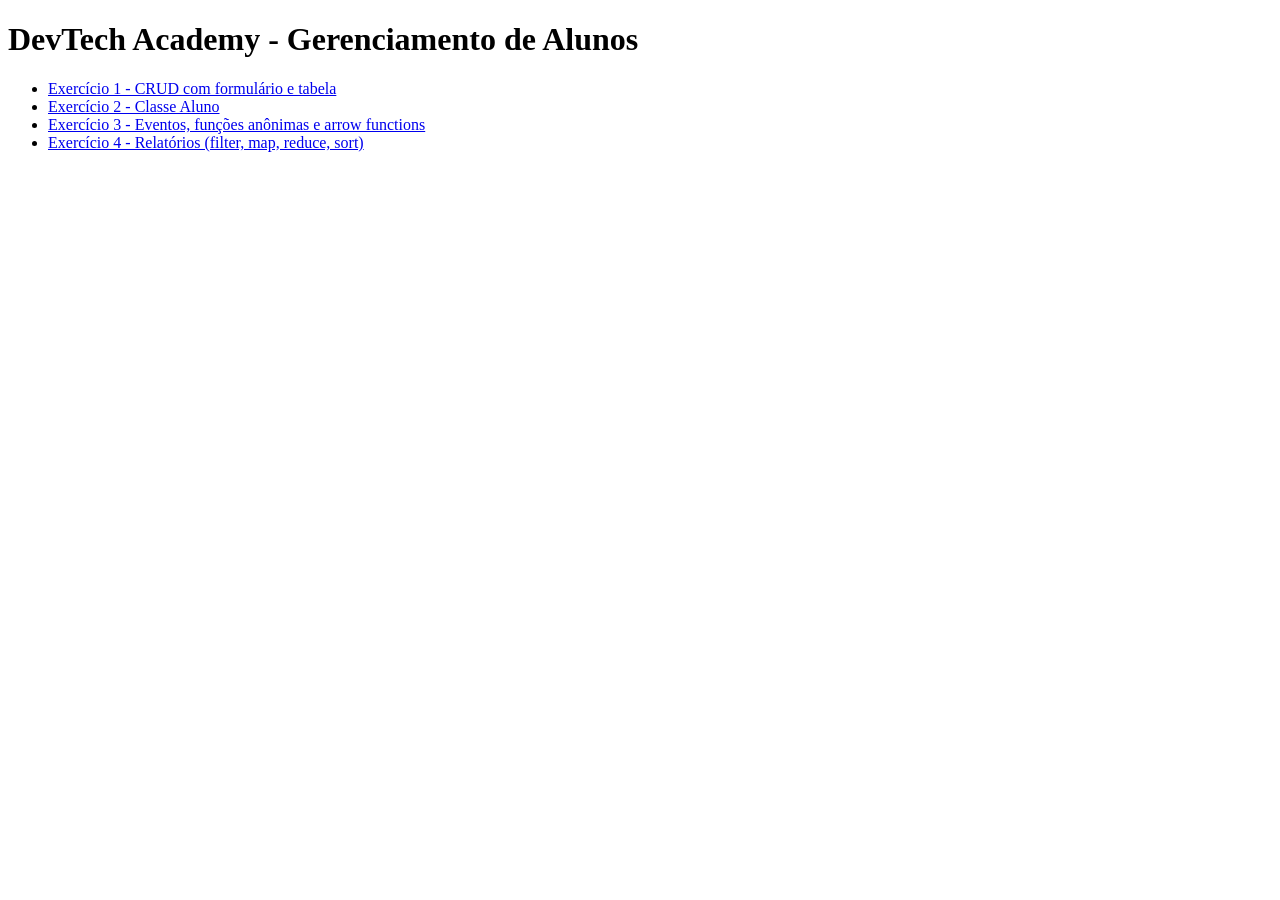
<file: index.html>
<!DOCTYPE html>
<html lang="pt-BR">

<head>
    <meta charset="UTF-8">
    <title>DevTech Academy - Estudo de Caso</title>
</head>

<body>
    <h1>DevTech Academy - Gerenciamento de Alunos</h1>
    <ul>
        <li><a href="ex01 - CRUD/">Exercício 1 - CRUD com formulário e tabela</a></li>
        <li><a href="ex02 - Classe/">Exercício 2 - Classe Aluno</a></li>
        <li><a href="ex03 - Eventos/">Exercício 3 - Eventos, funções anônimas e arrow functions</a></li>
        <li><a href="ex04 - Relatorios/">Exercício 4 - Relatórios (filter, map, reduce, sort)</a></li>
    </ul>
</body>

</html>
</file>
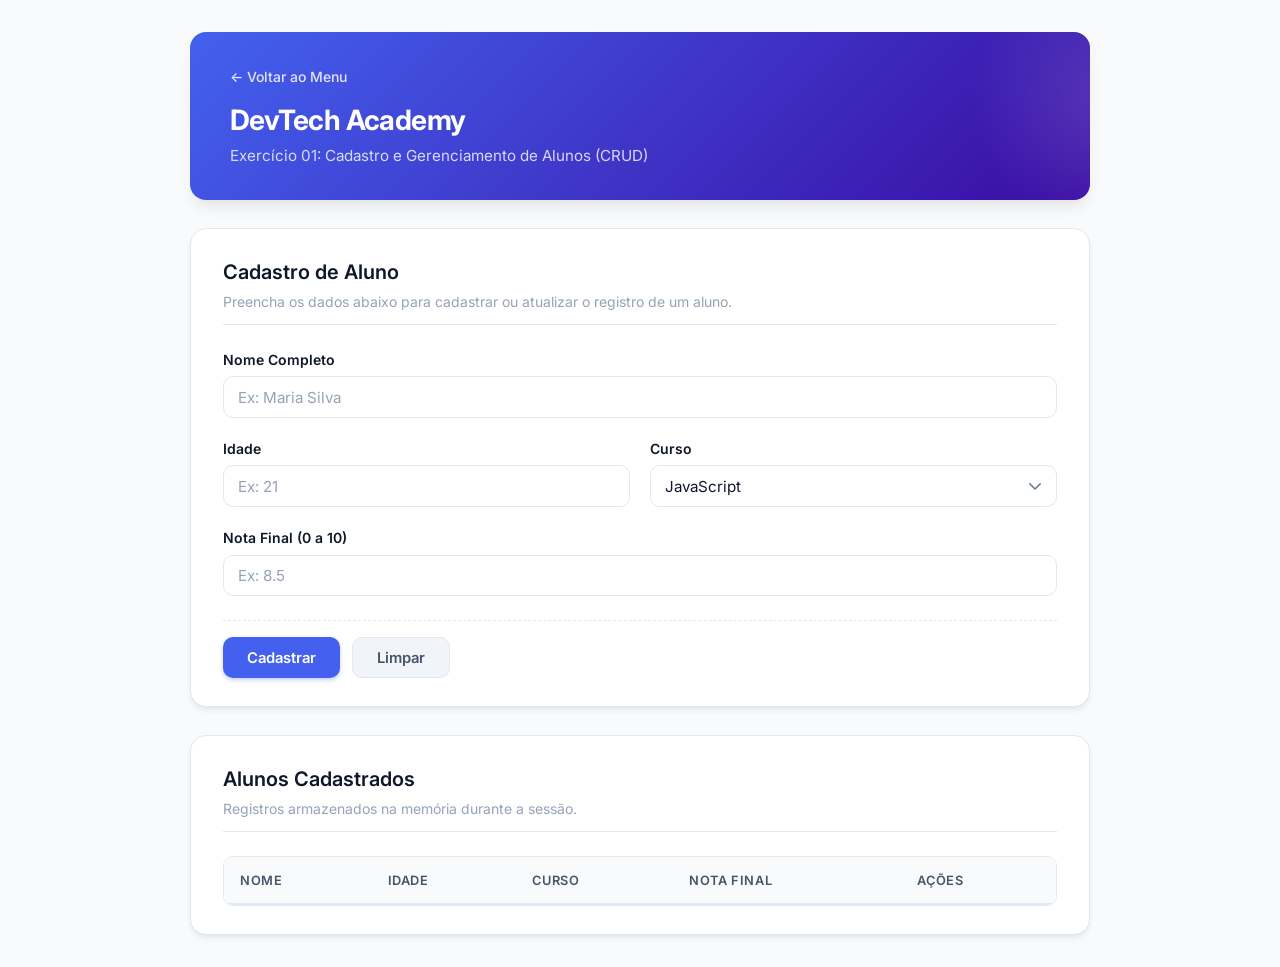
<file: ex01 - CRUD/index.html>
<!DOCTYPE html>
<html lang="pt-BR">

<head>
    <meta charset="UTF-8">
    <meta name="viewport" content="width=device-width, initial-scale=1.0">
    <title>DevTech Academy - Ex01 CRUD</title>
    <!-- Google Fonts: Inter -->
    <link rel="preconnect" href="https://fonts.googleapis.com">
    <link rel="preconnect" href="https://fonts.gstatic.com" crossorigin>
    <link href="https://fonts.googleapis.com/css2?family=Inter:wght@400;500;600;700&display=swap" rel="stylesheet">
    <!-- Folha de Estilos -->
    <link rel="stylesheet" href="style.css">
</head>

<body>
    <div class="container">
        <!-- Cabeçalho -->
        <header class="page-header">
            <a href="../index.html" class="back-link">← Voltar ao Menu</a>
            <h1>DevTech Academy</h1>
            <p class="subtitle">Exercício 01: Cadastro e Gerenciamento de Alunos (CRUD)</p>
        </header>

        <!-- Card de Cadastro -->
        <section class="card">
            <div class="card-header">
                <h2>Cadastro de Aluno</h2>
                <p class="card-description">Preencha os dados abaixo para cadastrar ou atualizar o registro de um aluno.</p>
            </div>

            <form id="formAluno" onsubmit="return false;">
                <div class="form-grid">
                    <div class="form-group col-span-2">
                        <label for="nome">Nome Completo</label>
                        <input type="text" id="nome" placeholder="Ex: Maria Silva" required>
                    </div>

                    <div class="form-group">
                        <label for="idade">Idade</label>
                        <input type="number" id="idade" min="1" placeholder="Ex: 21" required>
                    </div>

                    <div class="form-group">
                        <label for="curso">Curso</label>
                        <select id="curso">
                            <option value="JavaScript">JavaScript</option>
                            <option value="Python">Python</option>
                            <option value="Java">Java</option>
                        </select>
                    </div>

                    <div class="form-group col-span-2">
                        <label for="notaFinal">Nota Final (0 a 10)</label>
                        <input type="number" id="notaFinal" min="0" max="10" step="0.1" placeholder="Ex: 8.5" required>
                    </div>
                </div>

                <div class="form-actions">
                    <button type="button" id="btnSalvar" class="btn btn-primary" onclick="salvarAluno()">Cadastrar</button>
                    <button type="button" class="btn btn-secondary" onclick="limparFormulario()">Limpar</button>
                </div>
            </form>
        </section>

        <!-- Card da Tabela de Registros -->
        <section class="card">
            <div class="card-header">
                <h2>Alunos Cadastrados</h2>
                <p class="card-description">Registros armazenados na memória durante a sessão.</p>
            </div>

            <div class="table-responsive">
                <table>
                    <thead>
                        <tr>
                            <th>Nome</th>
                            <th>Idade</th>
                            <th>Curso</th>
                            <th>Nota Final</th>
                            <th>Ações</th>
                        </tr>
                    </thead>
                    <tbody id="tabelaAlunos"></tbody>
                </table>
            </div>
        </section>
    </div>

    <script src="script.js"></script>
</body>

</html>
</file>
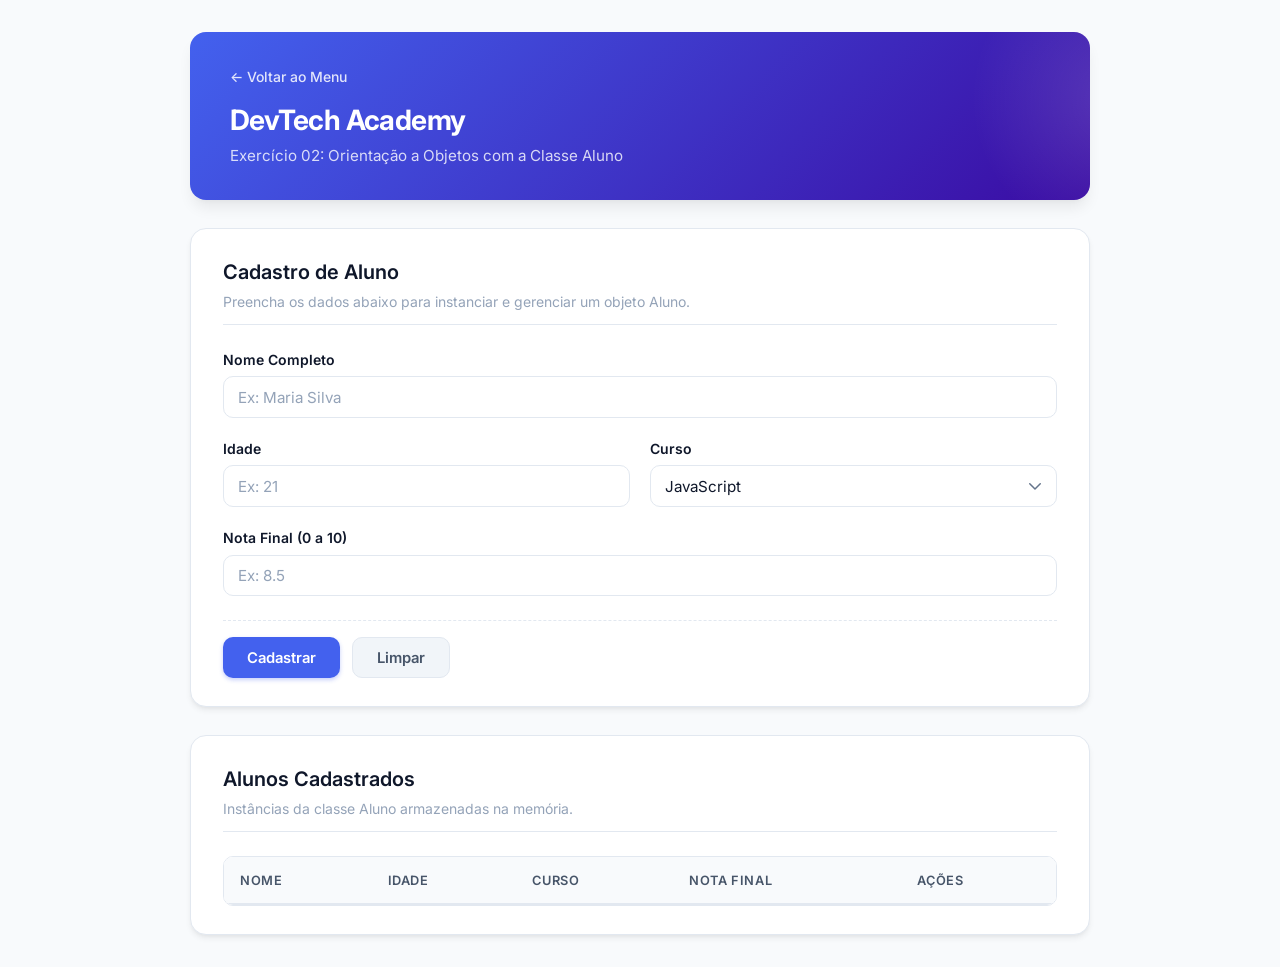
<file: ex02 - Classe/index.html>
<!DOCTYPE html>
<html lang="pt-BR">

<head>
    <meta charset="UTF-8">
    <meta name="viewport" content="width=device-width, initial-scale=1.0">
    <title>DevTech Academy - Ex02 Classe</title>
    <!-- Google Fonts: Inter -->
    <link rel="preconnect" href="https://fonts.googleapis.com">
    <link rel="preconnect" href="https://fonts.gstatic.com" crossorigin>
    <link href="https://fonts.googleapis.com/css2?family=Inter:wght@400;500;600;700&display=swap" rel="stylesheet">
    <!-- Folha de Estilos -->
    <link rel="stylesheet" href="style.css">
</head>

<body>
    <div class="container">
        <!-- Cabeçalho -->
        <header class="page-header">
            <a href="../index.html" class="back-link">← Voltar ao Menu</a>
            <h1>DevTech Academy</h1>
            <p class="subtitle">Exercício 02: Orientação a Objetos com a Classe Aluno</p>
        </header>

        <!-- Card de Cadastro -->
        <section class="card">
            <div class="card-header">
                <h2>Cadastro de Aluno</h2>
                <p class="card-description">Preencha os dados abaixo para instanciar e gerenciar um objeto Aluno.</p>
            </div>

            <form id="formAluno" onsubmit="return false;">
                <div class="form-grid">
                    <div class="form-group col-span-2">
                        <label for="nome">Nome Completo</label>
                        <input type="text" id="nome" placeholder="Ex: Maria Silva" required>
                    </div>

                    <div class="form-group">
                        <label for="idade">Idade</label>
                        <input type="number" id="idade" min="1" placeholder="Ex: 21" required>
                    </div>

                    <div class="form-group">
                        <label for="curso">Curso</label>
                        <select id="curso">
                            <option value="JavaScript">JavaScript</option>
                            <option value="Python">Python</option>
                            <option value="Java">Java</option>
                        </select>
                    </div>

                    <div class="form-group col-span-2">
                        <label for="notaFinal">Nota Final (0 a 10)</label>
                        <input type="number" id="notaFinal" min="0" max="10" step="0.1" placeholder="Ex: 8.5" required>
                    </div>
                </div>

                <div class="form-actions">
                    <button type="button" id="btnSalvar" class="btn btn-primary" onclick="salvarAluno()">Cadastrar</button>
                    <button type="button" class="btn btn-secondary" onclick="limparFormulario()">Limpar</button>
                </div>
            </form>
        </section>

        <!-- Card da Tabela de Registros -->
        <section class="card">
            <div class="card-header">
                <h2>Alunos Cadastrados</h2>
                <p class="card-description">Instâncias da classe Aluno armazenadas na memória.</p>
            </div>

            <div class="table-responsive">
                <table>
                    <thead>
                        <tr>
                            <th>Nome</th>
                            <th>Idade</th>
                            <th>Curso</th>
                            <th>Nota Final</th>
                            <th>Ações</th>
                        </tr>
                    </thead>
                    <tbody id="tabelaAlunos"></tbody>
                </table>
            </div>
        </section>
    </div>

    <script src="aluno.js"></script>
    <script src="script.js"></script>
</body>

</html>
</file>
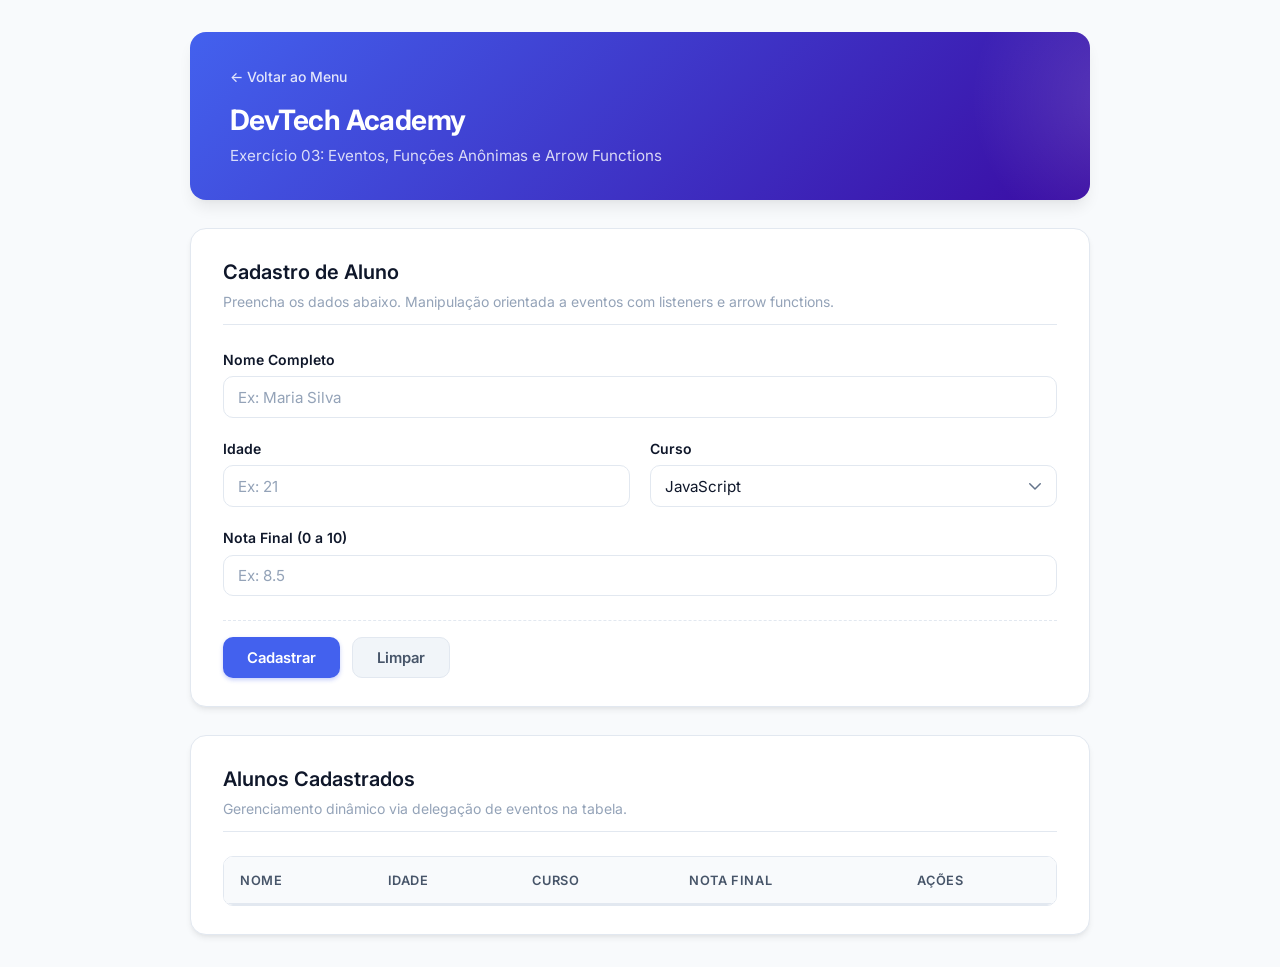
<file: ex03 - Eventos/index.html>
<!DOCTYPE html>
<html lang="pt-BR">

<head>
    <meta charset="UTF-8">
    <meta name="viewport" content="width=device-width, initial-scale=1.0">
    <title>DevTech Academy - Ex03 Eventos</title>
    <!-- Google Fonts: Inter -->
    <link rel="preconnect" href="https://fonts.googleapis.com">
    <link rel="preconnect" href="https://fonts.gstatic.com" crossorigin>
    <link href="https://fonts.googleapis.com/css2?family=Inter:wght@400;500;600;700&display=swap" rel="stylesheet">
    <!-- Folha de Estilos -->
    <link rel="stylesheet" href="style.css">
</head>

<body>
    <div class="container">
        <!-- Cabeçalho -->
        <header class="page-header">
            <a href="../index.html" class="back-link">← Voltar ao Menu</a>
            <h1>DevTech Academy</h1>
            <p class="subtitle">Exercício 03: Eventos, Funções Anônimas e Arrow Functions</p>
        </header>

        <!-- Card de Cadastro -->
        <section class="card">
            <div class="card-header">
                <h2>Cadastro de Aluno</h2>
                <p class="card-description">Preencha os dados abaixo. Manipulação orientada a eventos com listeners e arrow functions.</p>
            </div>

            <form id="formAluno">
                <div class="form-grid">
                    <div class="form-group col-span-2">
                        <label for="nome">Nome Completo</label>
                        <input type="text" id="nome" placeholder="Ex: Maria Silva" required>
                    </div>

                    <div class="form-group">
                        <label for="idade">Idade</label>
                        <input type="number" id="idade" min="1" placeholder="Ex: 21" required>
                    </div>

                    <div class="form-group">
                        <label for="curso">Curso</label>
                        <select id="curso">
                            <option value="JavaScript">JavaScript</option>
                            <option value="Python">Python</option>
                            <option value="Java">Java</option>
                        </select>
                    </div>

                    <div class="form-group col-span-2">
                        <label for="notaFinal">Nota Final (0 a 10)</label>
                        <input type="number" id="notaFinal" min="0" max="10" step="0.1" placeholder="Ex: 8.5" required>
                    </div>
                </div>

                <div class="form-actions">
                    <button type="button" id="btnSalvar" class="btn btn-primary">Cadastrar</button>
                    <button type="button" id="btnLimpar" class="btn btn-secondary">Limpar</button>
                </div>
            </form>
        </section>

        <!-- Card da Tabela de Registros -->
        <section class="card">
            <div class="card-header">
                <h2>Alunos Cadastrados</h2>
                <p class="card-description">Gerenciamento dinâmico via delegação de eventos na tabela.</p>
            </div>

            <div class="table-responsive">
                <table>
                    <thead>
                        <tr>
                            <th>Nome</th>
                            <th>Idade</th>
                            <th>Curso</th>
                            <th>Nota Final</th>
                            <th>Ações</th>
                        </tr>
                    </thead>
                    <tbody id="tabelaAlunos"></tbody>
                </table>
            </div>
        </section>
    </div>

    <script src="aluno.js"></script>
    <script src="script.js"></script>
</body>

</html>
</file>
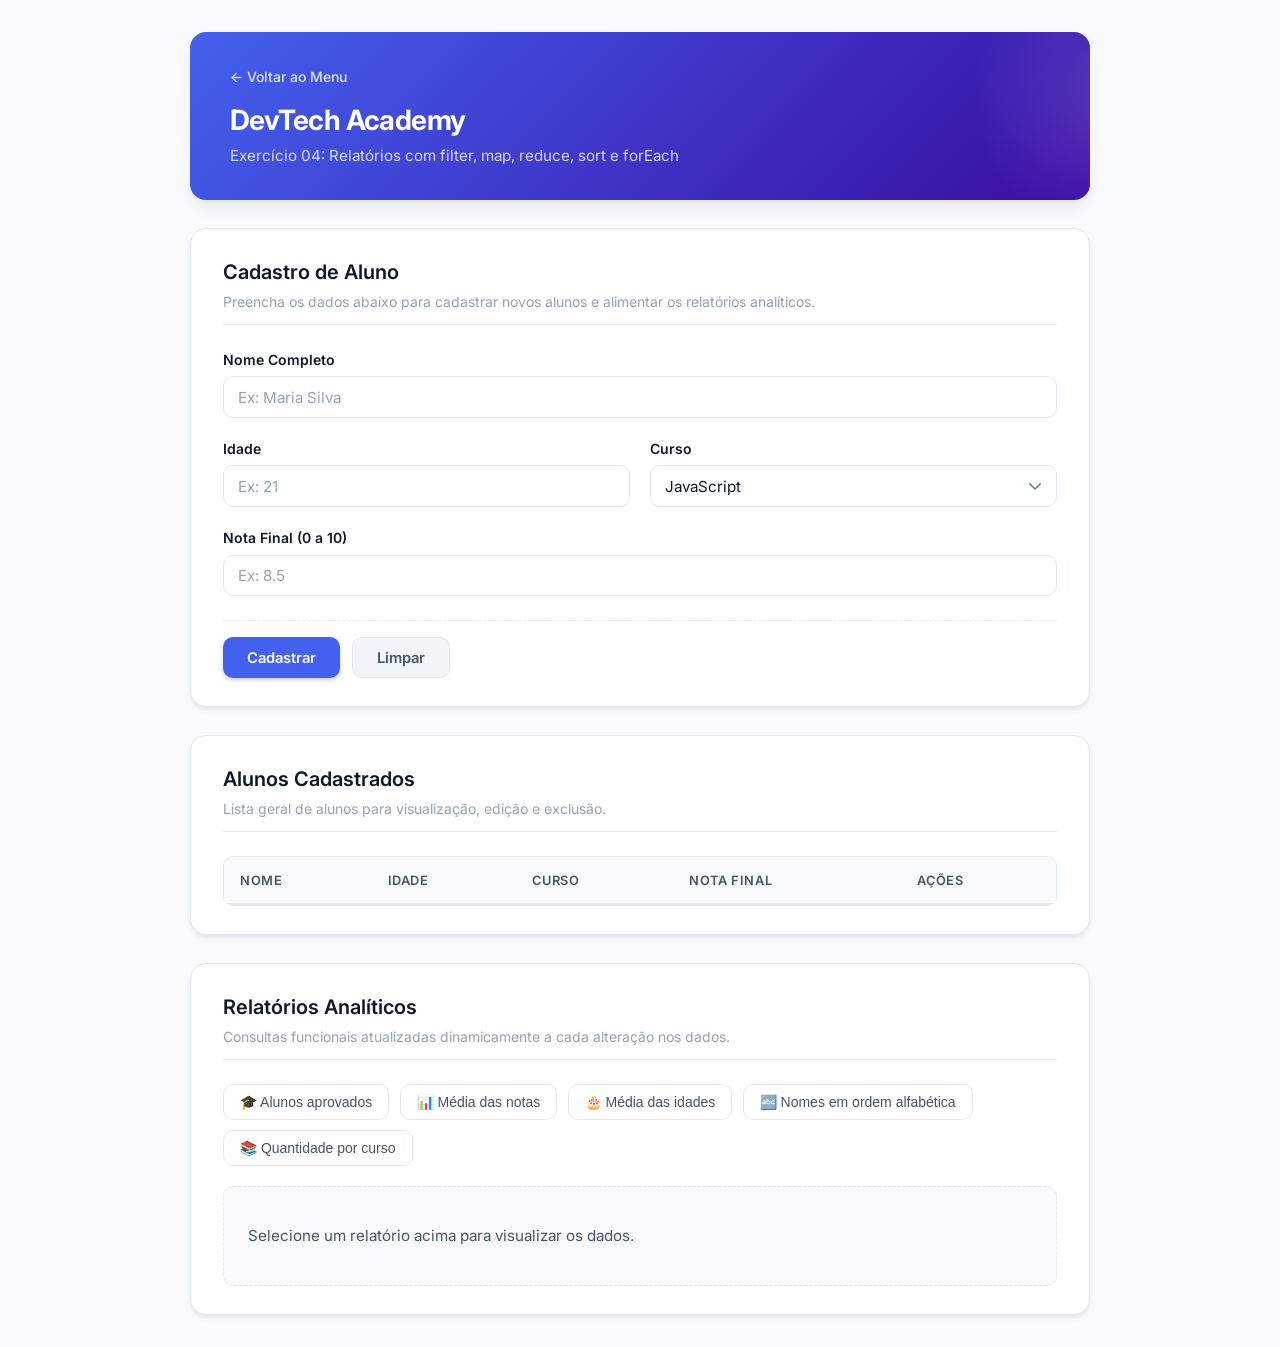
<file: ex04 - Relatorios/index.html>
<!DOCTYPE html>
<html lang="pt-BR">

<head>
    <meta charset="UTF-8">
    <meta name="viewport" content="width=device-width, initial-scale=1.0">
    <title>DevTech Academy - Ex04 Relatórios</title>
    <!-- Google Fonts: Inter -->
    <link rel="preconnect" href="https://fonts.gstatic.com" crossorigin>
    <link rel="preconnect" href="https://fonts.googleapis.com">
    <link href="https://fonts.googleapis.com/css2?family=Inter:wght@400;500;600;700&display=swap" rel="stylesheet">
    <!-- Folha de Estilos -->
    <link rel="stylesheet" href="style.css">
</head>

<body>
    <div class="container">
        <!-- Cabeçalho -->
        <header class="page-header">
            <a href="../index.html" class="back-link">← Voltar ao Menu</a>
            <h1>DevTech Academy</h1>
            <p class="subtitle">Exercício 04: Relatórios com filter, map, reduce, sort e forEach</p>
        </header>

        <!-- Card de Cadastro -->
        <section class="card">
            <div class="card-header">
                <h2>Cadastro de Aluno</h2>
                <p class="card-description">Preencha os dados abaixo para cadastrar novos alunos e alimentar os relatórios analíticos.</p>
            </div>

            <form id="formAluno">
                <div class="form-grid">
                    <div class="form-group col-span-2">
                        <label for="nome">Nome Completo</label>
                        <input type="text" id="nome" placeholder="Ex: Maria Silva" required>
                    </div>

                    <div class="form-group">
                        <label for="idade">Idade</label>
                        <input type="number" id="idade" min="1" placeholder="Ex: 21" required>
                    </div>

                    <div class="form-group">
                        <label for="curso">Curso</label>
                        <select id="curso">
                            <option value="JavaScript">JavaScript</option>
                            <option value="Python">Python</option>
                            <option value="Java">Java</option>
                        </select>
                    </div>

                    <div class="form-group col-span-2">
                        <label for="notaFinal">Nota Final (0 a 10)</label>
                        <input type="number" id="notaFinal" min="0" max="10" step="0.1" placeholder="Ex: 8.5" required>
                    </div>
                </div>

                <div class="form-actions">
                    <button type="button" id="btnSalvar" class="btn btn-primary">Cadastrar</button>
                    <button type="button" id="btnLimpar" class="btn btn-secondary">Limpar</button>
                </div>
            </form>
        </section>

        <!-- Card da Tabela de Registros -->
        <section class="card">
            <div class="card-header">
                <h2>Alunos Cadastrados</h2>
                <p class="card-description">Lista geral de alunos para visualização, edição e exclusão.</p>
            </div>

            <div class="table-responsive">
                <table>
                    <thead>
                        <tr>
                            <th>Nome</th>
                            <th>Idade</th>
                            <th>Curso</th>
                            <th>Nota Final</th>
                            <th>Ações</th>
                        </tr>
                    </thead>
                    <tbody id="tabelaAlunos"></tbody>
                </table>
            </div>
        </section>

        <!-- Card de Relatórios e Métricas -->
        <section class="card">
            <div class="card-header">
                <h2>Relatórios Analíticos</h2>
                <p class="card-description">Consultas funcionais atualizadas dinamicamente a cada alteração nos dados.</p>
            </div>

            <div class="report-actions">
                <button type="button" id="btnAprovados" class="btn-report">🎓 Alunos aprovados</button>
                <button type="button" id="btnMediaNotas" class="btn-report">📊 Média das notas</button>
                <button type="button" id="btnMediaIdades" class="btn-report">🎂 Média das idades</button>
                <button type="button" id="btnOrdemAlfabetica" class="btn-report">🔤 Nomes em ordem alfabética</button>
                <button type="button" id="btnPorCurso" class="btn-report">📚 Quantidade por curso</button>
            </div>

            <div id="resultadoRelatorio">
                <p>Selecione um relatório acima para visualizar os dados.</p>
            </div>
        </section>
    </div>

    <script src="aluno.js"></script>
    <script src="script.js"></script>
</body>

</html>
</file>
<file: ex01 - CRUD/style.css>
/* ============================================================
   DevTech Academy - Estilos Modernos para o Ex01 (CRUD)
   ============================================================ */

/* Variáveis Globais */
:root {
    --primary: #4361ee;
    --primary-hover: #3751cc;
    --primary-light: #eef2ff;
    --secondary: #64748b;
    --secondary-hover: #475569;
    --danger: #ef4444;
    --danger-hover: #dc2626;
    --danger-light: #fee2e2;
    --success: #10b981;
    --warning: #f59e0b;

    --bg-page: #f8fafc;
    --bg-card: #ffffff;
    --border-color: #e2e8f0;
    --border-focus: #4361ee;

    --text-primary: #0f172a;
    --text-secondary: #475569;
    --text-muted: #94a3b8;

    --radius-sm: 6px;
    --radius-md: 10px;
    --radius-lg: 16px;

    --shadow-sm: 0 1px 2px 0 rgba(0, 0, 0, 0.05);
    --shadow-md: 0 4px 6px -1px rgba(0, 0, 0, 0.07), 0 2px 4px -2px rgba(0, 0, 0, 0.05);
    --shadow-lg: 0 10px 15px -3px rgba(0, 0, 0, 0.08), 0 4px 6px -4px rgba(0, 0, 0, 0.04);

    --font-main: 'Inter', -apple-system, BlinkMacSystemFont, 'Segoe UI', Roboto, Helvetica, Arial, sans-serif;
    --transition: all 0.2s ease-in-out;
}

/* Reset Básico */
*, *::before, *::after {
    box-sizing: border-box;
    margin: 0;
    padding: 0;
}

body {
    font-family: var(--font-main);
    background-color: var(--bg-page);
    color: var(--text-secondary);
    line-height: 1.5;
    padding: 2rem 1rem;
    min-height: 100vh;
}

/* Container Centralizado */
.container {
    max-width: 900px;
    margin: 0 auto;
    display: flex;
    flex-direction: column;
    gap: 1.75rem;
}

/* Cabeçalho */
.page-header {
    background: linear-gradient(135deg, #4361ee 0%, #3a0ca3 100%);
    color: #ffffff;
    padding: 2rem 2.5rem;
    border-radius: var(--radius-lg);
    box-shadow: var(--shadow-lg);
    position: relative;
    overflow: hidden;
}

.page-header::after {
    content: "";
    position: absolute;
    top: -50%;
    right: -20%;
    width: 300px;
    height: 300px;
    background: radial-gradient(circle, rgba(255, 255, 255, 0.15) 0%, transparent 70%);
    border-radius: 50%;
    pointer-events: none;
}

.back-link {
    display: inline-flex;
    align-items: center;
    gap: 0.4rem;
    color: rgba(255, 255, 255, 0.85);
    text-decoration: none;
    font-size: 0.875rem;
    font-weight: 500;
    margin-bottom: 0.75rem;
    transition: var(--transition);
}

.back-link:hover {
    color: #ffffff;
    transform: translateX(-3px);
}

.page-header h1 {
    font-size: 1.75rem;
    font-weight: 700;
    letter-spacing: -0.02em;
    color: #ffffff;
    margin-bottom: 0.25rem;
}

.page-header .subtitle {
    color: rgba(255, 255, 255, 0.8);
    font-size: 0.95rem;
}

/* Cards de Conteúdo */
.card {
    background-color: var(--bg-card);
    border: 1px solid var(--border-color);
    border-radius: var(--radius-lg);
    padding: 1.75rem 2rem;
    box-shadow: var(--shadow-md);
}

.card-header {
    margin-bottom: 1.5rem;
    border-bottom: 1px solid var(--border-color);
    padding-bottom: 0.75rem;
}

.card-header h2 {
    font-size: 1.25rem;
    font-weight: 600;
    color: var(--text-primary);
}

.card-header .card-description {
    font-size: 0.875rem;
    color: var(--text-muted);
    margin-top: 0.25rem;
}

/* Grid do Formulário */
.form-grid {
    display: grid;
    grid-template-columns: repeat(2, 1fr);
    gap: 1.25rem;
}

.form-group {
    display: flex;
    flex-direction: column;
    gap: 0.4rem;
}

.form-group.col-span-2 {
    grid-column: span 2;
}

.form-group label {
    font-size: 0.875rem;
    font-weight: 600;
    color: var(--text-primary);
}

/* Campos de Entrada */
input[type="text"],
input[type="number"],
select {
    width: 100%;
    padding: 0.65rem 0.9rem;
    font-size: 0.95rem;
    font-family: inherit;
    color: var(--text-primary);
    background-color: #ffffff;
    border: 1.5px solid var(--border-color);
    border-radius: var(--radius-md);
    transition: var(--transition);
}

input[type="text"]::placeholder,
input[type="number"]::placeholder {
    color: var(--text-muted);
}

input[type="text"]:focus,
input[type="number"]:focus,
select:focus {
    outline: none;
    border-color: var(--border-focus);
    box-shadow: 0 0 0 3px rgba(67, 97, 238, 0.15);
}

select {
    cursor: pointer;
    appearance: none;
    background-image: url("data:image/svg+xml,%3Csvg xmlns='http://www.w3.org/2000/svg' fill='none' viewBox='0 0 24 24' stroke='%2364748b'%3E%3Cpath stroke-linecap='round' stroke-linejoin='round' stroke-width='2' d='M19 9l-7 7-7-7'%3E%3C/path%3E%3C/svg%3E");
    background-repeat: no-repeat;
    background-position: right 0.75rem center;
    background-size: 1.1rem;
    padding-right: 2.5rem;
}

/* Ações do Formulário (Botões) */
.form-actions {
    display: flex;
    gap: 0.75rem;
    margin-top: 1.5rem;
    padding-top: 1rem;
    border-top: 1px dashed var(--border-color);
}

.btn {
    display: inline-flex;
    align-items: center;
    justify-content: center;
    font-family: inherit;
    font-size: 0.925rem;
    font-weight: 600;
    padding: 0.65rem 1.5rem;
    border-radius: var(--radius-md);
    border: none;
    cursor: pointer;
    transition: var(--transition);
}

.btn-primary {
    background-color: var(--primary);
    color: #ffffff;
    box-shadow: 0 2px 4px rgba(67, 97, 238, 0.3);
}

.btn-primary:hover {
    background-color: var(--primary-hover);
    box-shadow: 0 4px 8px rgba(67, 97, 238, 0.4);
    transform: translateY(-1px);
}

.btn-secondary {
    background-color: #f1f5f9;
    color: var(--text-secondary);
    border: 1px solid var(--border-color);
}

.btn-secondary:hover {
    background-color: #e2e8f0;
    color: var(--text-primary);
}

/* Tabela de Alunos */
.table-responsive {
    overflow-x: auto;
    border-radius: var(--radius-md);
    border: 1px solid var(--border-color);
}

table {
    width: 100%;
    border-collapse: collapse;
    text-align: left;
    font-size: 0.925rem;
    background-color: #ffffff;
}

thead {
    background-color: #f8fafc;
    border-bottom: 2px solid var(--border-color);
}

th {
    padding: 0.85rem 1rem;
    font-weight: 600;
    font-size: 0.8rem;
    text-transform: uppercase;
    letter-spacing: 0.05em;
    color: var(--text-secondary);
}

td {
    padding: 0.85rem 1rem;
    border-bottom: 1px solid var(--border-color);
    color: var(--text-secondary);
    vertical-align: middle;
}

tbody tr {
    transition: background-color 0.15s ease;
}

tbody tr:hover {
    background-color: #f8fafc;
}

tbody tr:last-child td {
    border-bottom: none;
}

/* Coluna de Ações e Botões da Tabela */
td:last-child {
    white-space: nowrap;
}

/* Botões gerados no script.js */
tbody td button {
    font-family: inherit;
    font-size: 0.825rem;
    font-weight: 500;
    padding: 0.4rem 0.8rem;
    border-radius: var(--radius-sm);
    border: none;
    cursor: pointer;
    transition: var(--transition);
    margin-right: 0.4rem;
}

/* Botão Editar */
tbody td button:nth-of-type(1) {
    background-color: var(--primary-light);
    color: var(--primary);
    border: 1px solid rgba(67, 97, 238, 0.2);
}

tbody td button:nth-of-type(1):hover {
    background-color: var(--primary);
    color: #ffffff;
}

/* Botão Excluir */
tbody td button:nth-of-type(2) {
    background-color: var(--danger-light);
    color: var(--danger);
    border: 1px solid rgba(239, 68, 68, 0.2);
}

tbody td button:nth-of-type(2):hover {
    background-color: var(--danger);
    color: #ffffff;
}

/* Responsividade Mobile */
@media (max-width: 640px) {
    body {
        padding: 1rem 0.5rem;
    }

    .page-header {
        padding: 1.5rem;
    }

    .page-header h1 {
        font-size: 1.4rem;
    }

    .card {
        padding: 1.25rem 1rem;
    }

    .form-grid {
        grid-template-columns: 1fr;
    }

    .form-group.col-span-2 {
        grid-column: span 1;
    }

    .form-actions {
        flex-direction: column;
    }

    .btn {
        width: 100%;
    }
}
</file>
<file: ex02 - Classe/style.css>
/* ============================================================
   DevTech Academy - Estilos Modernos para o Ex02 (Classe Aluno)
   ============================================================ */

/* Variáveis Globais */
:root {
    --primary: #4361ee;
    --primary-hover: #3751cc;
    --primary-light: #eef2ff;
    --secondary: #64748b;
    --secondary-hover: #475569;
    --danger: #ef4444;
    --danger-hover: #dc2626;
    --danger-light: #fee2e2;
    --success: #10b981;
    --warning: #f59e0b;

    --bg-page: #f8fafc;
    --bg-card: #ffffff;
    --border-color: #e2e8f0;
    --border-focus: #4361ee;

    --text-primary: #0f172a;
    --text-secondary: #475569;
    --text-muted: #94a3b8;

    --radius-sm: 6px;
    --radius-md: 10px;
    --radius-lg: 16px;

    --shadow-sm: 0 1px 2px 0 rgba(0, 0, 0, 0.05);
    --shadow-md: 0 4px 6px -1px rgba(0, 0, 0, 0.07), 0 2px 4px -2px rgba(0, 0, 0, 0.05);
    --shadow-lg: 0 10px 15px -3px rgba(0, 0, 0, 0.08), 0 4px 6px -4px rgba(0, 0, 0, 0.04);

    --font-main: 'Inter', -apple-system, BlinkMacSystemFont, 'Segoe UI', Roboto, Helvetica, Arial, sans-serif;
    --transition: all 0.2s ease-in-out;
}

/* Reset Básico */
*, *::before, *::after {
    box-sizing: border-box;
    margin: 0;
    padding: 0;
}

body {
    font-family: var(--font-main);
    background-color: var(--bg-page);
    color: var(--text-secondary);
    line-height: 1.5;
    padding: 2rem 1rem;
    min-height: 100vh;
}

/* Container Centralizado */
.container {
    max-width: 900px;
    margin: 0 auto;
    display: flex;
    flex-direction: column;
    gap: 1.75rem;
}

/* Cabeçalho */
.page-header {
    background: linear-gradient(135deg, #4361ee 0%, #3a0ca3 100%);
    color: #ffffff;
    padding: 2rem 2.5rem;
    border-radius: var(--radius-lg);
    box-shadow: var(--shadow-lg);
    position: relative;
    overflow: hidden;
}

.page-header::after {
    content: "";
    position: absolute;
    top: -50%;
    right: -20%;
    width: 300px;
    height: 300px;
    background: radial-gradient(circle, rgba(255, 255, 255, 0.15) 0%, transparent 70%);
    border-radius: 50%;
    pointer-events: none;
}

.back-link {
    display: inline-flex;
    align-items: center;
    gap: 0.4rem;
    color: rgba(255, 255, 255, 0.85);
    text-decoration: none;
    font-size: 0.875rem;
    font-weight: 500;
    margin-bottom: 0.75rem;
    transition: var(--transition);
}

.back-link:hover {
    color: #ffffff;
    transform: translateX(-3px);
}

.page-header h1 {
    font-size: 1.75rem;
    font-weight: 700;
    letter-spacing: -0.02em;
    color: #ffffff;
    margin-bottom: 0.25rem;
}

.page-header .subtitle {
    color: rgba(255, 255, 255, 0.8);
    font-size: 0.95rem;
}

/* Cards de Conteúdo */
.card {
    background-color: var(--bg-card);
    border: 1px solid var(--border-color);
    border-radius: var(--radius-lg);
    padding: 1.75rem 2rem;
    box-shadow: var(--shadow-md);
}

.card-header {
    margin-bottom: 1.5rem;
    border-bottom: 1px solid var(--border-color);
    padding-bottom: 0.75rem;
}

.card-header h2 {
    font-size: 1.25rem;
    font-weight: 600;
    color: var(--text-primary);
}

.card-header .card-description {
    font-size: 0.875rem;
    color: var(--text-muted);
    margin-top: 0.25rem;
}

/* Grid do Formulário */
.form-grid {
    display: grid;
    grid-template-columns: repeat(2, 1fr);
    gap: 1.25rem;
}

.form-group {
    display: flex;
    flex-direction: column;
    gap: 0.4rem;
}

.form-group.col-span-2 {
    grid-column: span 2;
}

.form-group label {
    font-size: 0.875rem;
    font-weight: 600;
    color: var(--text-primary);
}

/* Campos de Entrada */
input[type="text"],
input[type="number"],
select {
    width: 100%;
    padding: 0.65rem 0.9rem;
    font-size: 0.95rem;
    font-family: inherit;
    color: var(--text-primary);
    background-color: #ffffff;
    border: 1.5px solid var(--border-color);
    border-radius: var(--radius-md);
    transition: var(--transition);
}

input[type="text"]::placeholder,
input[type="number"]::placeholder {
    color: var(--text-muted);
}

input[type="text"]:focus,
input[type="number"]:focus,
select:focus {
    outline: none;
    border-color: var(--border-focus);
    box-shadow: 0 0 0 3px rgba(67, 97, 238, 0.15);
}

select {
    cursor: pointer;
    appearance: none;
    background-image: url("data:image/svg+xml,%3Csvg xmlns='http://www.w3.org/2000/svg' fill='none' viewBox='0 0 24 24' stroke='%2364748b'%3E%3Cpath stroke-linecap='round' stroke-linejoin='round' stroke-width='2' d='M19 9l-7 7-7-7'%3E%3C/path%3E%3C/svg%3E");
    background-repeat: no-repeat;
    background-position: right 0.75rem center;
    background-size: 1.1rem;
    padding-right: 2.5rem;
}

/* Ações do Formulário (Botões) */
.form-actions {
    display: flex;
    gap: 0.75rem;
    margin-top: 1.5rem;
    padding-top: 1rem;
    border-top: 1px dashed var(--border-color);
}

.btn {
    display: inline-flex;
    align-items: center;
    justify-content: center;
    font-family: inherit;
    font-size: 0.925rem;
    font-weight: 600;
    padding: 0.65rem 1.5rem;
    border-radius: var(--radius-md);
    border: none;
    cursor: pointer;
    transition: var(--transition);
}

.btn-primary {
    background-color: var(--primary);
    color: #ffffff;
    box-shadow: 0 2px 4px rgba(67, 97, 238, 0.3);
}

.btn-primary:hover {
    background-color: var(--primary-hover);
    box-shadow: 0 4px 8px rgba(67, 97, 238, 0.4);
    transform: translateY(-1px);
}

.btn-secondary {
    background-color: #f1f5f9;
    color: var(--text-secondary);
    border: 1px solid var(--border-color);
}

.btn-secondary:hover {
    background-color: #e2e8f0;
    color: var(--text-primary);
}

/* Tabela de Alunos */
.table-responsive {
    overflow-x: auto;
    border-radius: var(--radius-md);
    border: 1px solid var(--border-color);
}

table {
    width: 100%;
    border-collapse: collapse;
    text-align: left;
    font-size: 0.925rem;
    background-color: #ffffff;
}

thead {
    background-color: #f8fafc;
    border-bottom: 2px solid var(--border-color);
}

th {
    padding: 0.85rem 1rem;
    font-weight: 600;
    font-size: 0.8rem;
    text-transform: uppercase;
    letter-spacing: 0.05em;
    color: var(--text-secondary);
}

td {
    padding: 0.85rem 1rem;
    border-bottom: 1px solid var(--border-color);
    color: var(--text-secondary);
    vertical-align: middle;
}

tbody tr {
    transition: background-color 0.15s ease;
}

tbody tr:hover {
    background-color: #f8fafc;
}

tbody tr:last-child td {
    border-bottom: none;
}

/* Coluna de Ações e Botões da Tabela */
td:last-child {
    white-space: nowrap;
}

/* Botões gerados no script.js */
tbody td button {
    font-family: inherit;
    font-size: 0.825rem;
    font-weight: 500;
    padding: 0.4rem 0.8rem;
    border-radius: var(--radius-sm);
    border: none;
    cursor: pointer;
    transition: var(--transition);
    margin-right: 0.4rem;
}

/* Botão Editar */
tbody td button:nth-of-type(1) {
    background-color: var(--primary-light);
    color: var(--primary);
    border: 1px solid rgba(67, 97, 238, 0.2);
}

tbody td button:nth-of-type(1):hover {
    background-color: var(--primary);
    color: #ffffff;
}

/* Botão Excluir */
tbody td button:nth-of-type(2) {
    background-color: var(--danger-light);
    color: var(--danger);
    border: 1px solid rgba(239, 68, 68, 0.2);
}

tbody td button:nth-of-type(2):hover {
    background-color: var(--danger);
    color: #ffffff;
}

/* Responsividade Mobile */
@media (max-width: 640px) {
    body {
        padding: 1rem 0.5rem;
    }

    .page-header {
        padding: 1.5rem;
    }

    .page-header h1 {
        font-size: 1.4rem;
    }

    .card {
        padding: 1.25rem 1rem;
    }

    .form-grid {
        grid-template-columns: 1fr;
    }

    .form-group.col-span-2 {
        grid-column: span 1;
    }

    .form-actions {
        flex-direction: column;
    }

    .btn {
        width: 100%;
    }
}
</file>
<file: ex03 - Eventos/style.css>
/* ============================================================
   DevTech Academy - Estilos Modernos para o Ex03 (Eventos)
   ============================================================ */

/* Variáveis Globais */
:root {
    --primary: #4361ee;
    --primary-hover: #3751cc;
    --primary-light: #eef2ff;
    --secondary: #64748b;
    --secondary-hover: #475569;
    --danger: #ef4444;
    --danger-hover: #dc2626;
    --danger-light: #fee2e2;
    --success: #10b981;
    --warning: #f59e0b;

    --bg-page: #f8fafc;
    --bg-card: #ffffff;
    --border-color: #e2e8f0;
    --border-focus: #4361ee;

    --text-primary: #0f172a;
    --text-secondary: #475569;
    --text-muted: #94a3b8;

    --radius-sm: 6px;
    --radius-md: 10px;
    --radius-lg: 16px;

    --shadow-sm: 0 1px 2px 0 rgba(0, 0, 0, 0.05);
    --shadow-md: 0 4px 6px -1px rgba(0, 0, 0, 0.07), 0 2px 4px -2px rgba(0, 0, 0, 0.05);
    --shadow-lg: 0 10px 15px -3px rgba(0, 0, 0, 0.08), 0 4px 6px -4px rgba(0, 0, 0, 0.04);

    --font-main: 'Inter', -apple-system, BlinkMacSystemFont, 'Segoe UI', Roboto, Helvetica, Arial, sans-serif;
    --transition: all 0.2s ease-in-out;
}

/* Reset Básico */
*, *::before, *::after {
    box-sizing: border-box;
    margin: 0;
    padding: 0;
}

body {
    font-family: var(--font-main);
    background-color: var(--bg-page);
    color: var(--text-secondary);
    line-height: 1.5;
    padding: 2rem 1rem;
    min-height: 100vh;
}

/* Container Centralizado */
.container {
    max-width: 900px;
    margin: 0 auto;
    display: flex;
    flex-direction: column;
    gap: 1.75rem;
}

/* Cabeçalho */
.page-header {
    background: linear-gradient(135deg, #4361ee 0%, #3a0ca3 100%);
    color: #ffffff;
    padding: 2rem 2.5rem;
    border-radius: var(--radius-lg);
    box-shadow: var(--shadow-lg);
    position: relative;
    overflow: hidden;
}

.page-header::after {
    content: "";
    position: absolute;
    top: -50%;
    right: -20%;
    width: 300px;
    height: 300px;
    background: radial-gradient(circle, rgba(255, 255, 255, 0.15) 0%, transparent 70%);
    border-radius: 50%;
    pointer-events: none;
}

.back-link {
    display: inline-flex;
    align-items: center;
    gap: 0.4rem;
    color: rgba(255, 255, 255, 0.85);
    text-decoration: none;
    font-size: 0.875rem;
    font-weight: 500;
    margin-bottom: 0.75rem;
    transition: var(--transition);
}

.back-link:hover {
    color: #ffffff;
    transform: translateX(-3px);
}

.page-header h1 {
    font-size: 1.75rem;
    font-weight: 700;
    letter-spacing: -0.02em;
    color: #ffffff;
    margin-bottom: 0.25rem;
}

.page-header .subtitle {
    color: rgba(255, 255, 255, 0.8);
    font-size: 0.95rem;
}

/* Cards de Conteúdo */
.card {
    background-color: var(--bg-card);
    border: 1px solid var(--border-color);
    border-radius: var(--radius-lg);
    padding: 1.75rem 2rem;
    box-shadow: var(--shadow-md);
}

.card-header {
    margin-bottom: 1.5rem;
    border-bottom: 1px solid var(--border-color);
    padding-bottom: 0.75rem;
}

.card-header h2 {
    font-size: 1.25rem;
    font-weight: 600;
    color: var(--text-primary);
}

.card-header .card-description {
    font-size: 0.875rem;
    color: var(--text-muted);
    margin-top: 0.25rem;
}

/* Grid do Formulário */
.form-grid {
    display: grid;
    grid-template-columns: repeat(2, 1fr);
    gap: 1.25rem;
}

.form-group {
    display: flex;
    flex-direction: column;
    gap: 0.4rem;
}

.form-group.col-span-2 {
    grid-column: span 2;
}

.form-group label {
    font-size: 0.875rem;
    font-weight: 600;
    color: var(--text-primary);
}

/* Campos de Entrada */
input[type="text"],
input[type="number"],
select {
    width: 100%;
    padding: 0.65rem 0.9rem;
    font-size: 0.95rem;
    font-family: inherit;
    color: var(--text-primary);
    background-color: #ffffff;
    border: 1.5px solid var(--border-color);
    border-radius: var(--radius-md);
    transition: var(--transition);
}

input[type="text"]::placeholder,
input[type="number"]::placeholder {
    color: var(--text-muted);
}

input[type="text"]:focus,
input[type="number"]:focus,
select:focus {
    outline: none;
    border-color: var(--border-focus);
    box-shadow: 0 0 0 3px rgba(67, 97, 238, 0.15);
}

select {
    cursor: pointer;
    appearance: none;
    background-image: url("data:image/svg+xml,%3Csvg xmlns='http://www.w3.org/2000/svg' fill='none' viewBox='0 0 24 24' stroke='%2364748b'%3E%3Cpath stroke-linecap='round' stroke-linejoin='round' stroke-width='2' d='M19 9l-7 7-7-7'%3E%3C/path%3E%3C/svg%3E");
    background-repeat: no-repeat;
    background-position: right 0.75rem center;
    background-size: 1.1rem;
    padding-right: 2.5rem;
}

/* Ações do Formulário (Botões) */
.form-actions {
    display: flex;
    gap: 0.75rem;
    margin-top: 1.5rem;
    padding-top: 1rem;
    border-top: 1px dashed var(--border-color);
}

.btn {
    display: inline-flex;
    align-items: center;
    justify-content: center;
    font-family: inherit;
    font-size: 0.925rem;
    font-weight: 600;
    padding: 0.65rem 1.5rem;
    border-radius: var(--radius-md);
    border: none;
    cursor: pointer;
    transition: var(--transition);
}

.btn-primary {
    background-color: var(--primary);
    color: #ffffff;
    box-shadow: 0 2px 4px rgba(67, 97, 238, 0.3);
}

.btn-primary:hover {
    background-color: var(--primary-hover);
    box-shadow: 0 4px 8px rgba(67, 97, 238, 0.4);
    transform: translateY(-1px);
}

.btn-secondary {
    background-color: #f1f5f9;
    color: var(--text-secondary);
    border: 1px solid var(--border-color);
}

.btn-secondary:hover {
    background-color: #e2e8f0;
    color: var(--text-primary);
}

/* Tabela de Alunos */
.table-responsive {
    overflow-x: auto;
    border-radius: var(--radius-md);
    border: 1px solid var(--border-color);
}

table {
    width: 100%;
    border-collapse: collapse;
    text-align: left;
    font-size: 0.925rem;
    background-color: #ffffff;
}

thead {
    background-color: #f8fafc;
    border-bottom: 2px solid var(--border-color);
}

th {
    padding: 0.85rem 1rem;
    font-weight: 600;
    font-size: 0.8rem;
    text-transform: uppercase;
    letter-spacing: 0.05em;
    color: var(--text-secondary);
}

td {
    padding: 0.85rem 1rem;
    border-bottom: 1px solid var(--border-color);
    color: var(--text-secondary);
    vertical-align: middle;
}

tbody tr {
    transition: background-color 0.15s ease;
}

tbody tr:hover {
    background-color: #f8fafc;
}

tbody tr:last-child td {
    border-bottom: none;
}

/* Coluna de Ações e Botões da Tabela */
td:last-child {
    white-space: nowrap;
}

/* Botões gerados no script.js */
tbody td button,
.btnEditar,
.btnExcluir {
    font-family: inherit;
    font-size: 0.825rem;
    font-weight: 500;
    padding: 0.4rem 0.8rem;
    border-radius: var(--radius-sm);
    border: none;
    cursor: pointer;
    transition: var(--transition);
    margin-right: 0.4rem;
}

/* Botão Editar */
.btnEditar,
tbody td button:nth-of-type(1) {
    background-color: var(--primary-light);
    color: var(--primary);
    border: 1px solid rgba(67, 97, 238, 0.2);
}

.btnEditar:hover,
tbody td button:nth-of-type(1):hover {
    background-color: var(--primary);
    color: #ffffff;
}

/* Botão Excluir */
.btnExcluir,
tbody td button:nth-of-type(2) {
    background-color: var(--danger-light);
    color: var(--danger);
    border: 1px solid rgba(239, 68, 68, 0.2);
}

.btnExcluir:hover,
tbody td button:nth-of-type(2):hover {
    background-color: var(--danger);
    color: #ffffff;
}

/* Responsividade Mobile */
@media (max-width: 640px) {
    body {
        padding: 1rem 0.5rem;
    }

    .page-header {
        padding: 1.5rem;
    }

    .page-header h1 {
        font-size: 1.4rem;
    }

    .card {
        padding: 1.25rem 1rem;
    }

    .form-grid {
        grid-template-columns: 1fr;
    }

    .form-group.col-span-2 {
        grid-column: span 1;
    }

    .form-actions {
        flex-direction: column;
    }

    .btn {
        width: 100%;
    }
}
</file>
<file: ex04 - Relatorios/style.css>
/* ============================================================
   DevTech Academy - Estilos Modernos para o Ex04 (Relatórios)
   ============================================================ */

/* Variáveis Globais */
:root {
    --primary: #4361ee;
    --primary-hover: #3751cc;
    --primary-light: #eef2ff;
    --secondary: #64748b;
    --secondary-hover: #475569;
    --danger: #ef4444;
    --danger-hover: #dc2626;
    --danger-light: #fee2e2;
    --success: #10b981;
    --warning: #f59e0b;

    --bg-page: #f8fafc;
    --bg-card: #ffffff;
    --border-color: #e2e8f0;
    --border-focus: #4361ee;

    --text-primary: #0f172a;
    --text-secondary: #475569;
    --text-muted: #94a3b8;

    --radius-sm: 6px;
    --radius-md: 10px;
    --radius-lg: 16px;

    --shadow-sm: 0 1px 2px 0 rgba(0, 0, 0, 0.05);
    --shadow-md: 0 4px 6px -1px rgba(0, 0, 0, 0.07), 0 2px 4px -2px rgba(0, 0, 0, 0.05);
    --shadow-lg: 0 10px 15px -3px rgba(0, 0, 0, 0.08), 0 4px 6px -4px rgba(0, 0, 0, 0.04);

    --font-main: 'Inter', -apple-system, BlinkMacSystemFont, 'Segoe UI', Roboto, Helvetica, Arial, sans-serif;
    --transition: all 0.2s ease-in-out;
}

/* Reset Básico */
*, *::before, *::after {
    box-sizing: border-box;
    margin: 0;
    padding: 0;
}

body {
    font-family: var(--font-main);
    background-color: var(--bg-page);
    color: var(--text-secondary);
    line-height: 1.5;
    padding: 2rem 1rem;
    min-height: 100vh;
}

/* Container Centralizado */
.container {
    max-width: 900px;
    margin: 0 auto;
    display: flex;
    flex-direction: column;
    gap: 1.75rem;
}

/* Cabeçalho */
.page-header {
    background: linear-gradient(135deg, #4361ee 0%, #3a0ca3 100%);
    color: #ffffff;
    padding: 2rem 2.5rem;
    border-radius: var(--radius-lg);
    box-shadow: var(--shadow-lg);
    position: relative;
    overflow: hidden;
}

.page-header::after {
    content: "";
    position: absolute;
    top: -50%;
    right: -20%;
    width: 300px;
    height: 300px;
    background: radial-gradient(circle, rgba(255, 255, 255, 0.15) 0%, transparent 70%);
    border-radius: 50%;
    pointer-events: none;
}

.back-link {
    display: inline-flex;
    align-items: center;
    gap: 0.4rem;
    color: rgba(255, 255, 255, 0.85);
    text-decoration: none;
    font-size: 0.875rem;
    font-weight: 500;
    margin-bottom: 0.75rem;
    transition: var(--transition);
}

.back-link:hover {
    color: #ffffff;
    transform: translateX(-3px);
}

.page-header h1 {
    font-size: 1.75rem;
    font-weight: 700;
    letter-spacing: -0.02em;
    color: #ffffff;
    margin-bottom: 0.25rem;
}

.page-header .subtitle {
    color: rgba(255, 255, 255, 0.8);
    font-size: 0.95rem;
}

/* Cards de Conteúdo */
.card {
    background-color: var(--bg-card);
    border: 1px solid var(--border-color);
    border-radius: var(--radius-lg);
    padding: 1.75rem 2rem;
    box-shadow: var(--shadow-md);
}

.card-header {
    margin-bottom: 1.5rem;
    border-bottom: 1px solid var(--border-color);
    padding-bottom: 0.75rem;
}

.card-header h2 {
    font-size: 1.25rem;
    font-weight: 600;
    color: var(--text-primary);
}

.card-header .card-description {
    font-size: 0.875rem;
    color: var(--text-muted);
    margin-top: 0.25rem;
}

/* Grid do Formulário */
.form-grid {
    display: grid;
    grid-template-columns: repeat(2, 1fr);
    gap: 1.25rem;
}

.form-group {
    display: flex;
    flex-direction: column;
    gap: 0.4rem;
}

.form-group.col-span-2 {
    grid-column: span 2;
}

.form-group label {
    font-size: 0.875rem;
    font-weight: 600;
    color: var(--text-primary);
}

/* Campos de Entrada */
input[type="text"],
input[type="number"],
select {
    width: 100%;
    padding: 0.65rem 0.9rem;
    font-size: 0.95rem;
    font-family: inherit;
    color: var(--text-primary);
    background-color: #ffffff;
    border: 1.5px solid var(--border-color);
    border-radius: var(--radius-md);
    transition: var(--transition);
}

input[type="text"]::placeholder,
input[type="number"]::placeholder {
    color: var(--text-muted);
}

input[type="text"]:focus,
input[type="number"]:focus,
select:focus {
    outline: none;
    border-color: var(--border-focus);
    box-shadow: 0 0 0 3px rgba(67, 97, 238, 0.15);
}

select {
    cursor: pointer;
    appearance: none;
    background-image: url("data:image/svg+xml,%3Csvg xmlns='http://www.w3.org/2000/svg' fill='none' viewBox='0 0 24 24' stroke='%2364748b'%3E%3Cpath stroke-linecap='round' stroke-linejoin='round' stroke-width='2' d='M19 9l-7 7-7-7'%3E%3C/path%3E%3C/svg%3E");
    background-repeat: no-repeat;
    background-position: right 0.75rem center;
    background-size: 1.1rem;
    padding-right: 2.5rem;
}

/* Ações do Formulário (Botões) */
.form-actions {
    display: flex;
    gap: 0.75rem;
    margin-top: 1.5rem;
    padding-top: 1rem;
    border-top: 1px dashed var(--border-color);
}

.btn {
    display: inline-flex;
    align-items: center;
    justify-content: center;
    font-family: inherit;
    font-size: 0.925rem;
    font-weight: 600;
    padding: 0.65rem 1.5rem;
    border-radius: var(--radius-md);
    border: none;
    cursor: pointer;
    transition: var(--transition);
}

.btn-primary {
    background-color: var(--primary);
    color: #ffffff;
    box-shadow: 0 2px 4px rgba(67, 97, 238, 0.3);
}

.btn-primary:hover {
    background-color: var(--primary-hover);
    box-shadow: 0 4px 8px rgba(67, 97, 238, 0.4);
    transform: translateY(-1px);
}

.btn-secondary {
    background-color: #f1f5f9;
    color: var(--text-secondary);
    border: 1px solid var(--border-color);
}

.btn-secondary:hover {
    background-color: #e2e8f0;
    color: var(--text-primary);
}

/* Tabela de Alunos */
.table-responsive {
    overflow-x: auto;
    border-radius: var(--radius-md);
    border: 1px solid var(--border-color);
}

table {
    width: 100%;
    border-collapse: collapse;
    text-align: left;
    font-size: 0.925rem;
    background-color: #ffffff;
}

thead {
    background-color: #f8fafc;
    border-bottom: 2px solid var(--border-color);
}

th {
    padding: 0.85rem 1rem;
    font-weight: 600;
    font-size: 0.8rem;
    text-transform: uppercase;
    letter-spacing: 0.05em;
    color: var(--text-secondary);
}

td {
    padding: 0.85rem 1rem;
    border-bottom: 1px solid var(--border-color);
    color: var(--text-secondary);
    vertical-align: middle;
}

tbody tr {
    transition: background-color 0.15s ease;
}

tbody tr:hover {
    background-color: #f8fafc;
}

tbody tr:last-child td {
    border-bottom: none;
}

/* Coluna de Ações e Botões da Tabela */
td:last-child {
    white-space: nowrap;
}

/* Botões gerados no script.js */
tbody td button,
.btnEditar,
.btnExcluir {
    font-family: inherit;
    font-size: 0.825rem;
    font-weight: 500;
    padding: 0.4rem 0.8rem;
    border-radius: var(--radius-sm);
    border: none;
    cursor: pointer;
    transition: var(--transition);
    margin-right: 0.4rem;
}

/* Botão Editar */
.btnEditar,
tbody td button:nth-of-type(1) {
    background-color: var(--primary-light);
    color: var(--primary);
    border: 1px solid rgba(67, 97, 238, 0.2);
}

.btnEditar:hover,
tbody td button:nth-of-type(1):hover {
    background-color: var(--primary);
    color: #ffffff;
}

/* Botão Excluir */
.btnExcluir,
tbody td button:nth-of-type(2) {
    background-color: var(--danger-light);
    color: var(--danger);
    border: 1px solid rgba(239, 68, 68, 0.2);
}

.btnExcluir:hover,
tbody td button:nth-of-type(2):hover {
    background-color: var(--danger);
    color: #ffffff;
}

/* ============================================================
   Seção de Relatórios
   ============================================================ */

.report-actions {
    display: flex;
    flex-wrap: wrap;
    gap: 0.65rem;
    margin-bottom: 1.25rem;
}

.btn-report {
    background-color: #ffffff;
    color: var(--text-secondary);
    border: 1.5px solid var(--border-color);
    padding: 0.55rem 1rem;
    font-size: 0.875rem;
    font-weight: 500;
    border-radius: var(--radius-md);
    cursor: pointer;
    transition: var(--transition);
    display: inline-flex;
    align-items: center;
    gap: 0.4rem;
}

.btn-report:hover {
    background-color: var(--primary-light);
    border-color: var(--primary);
    color: var(--primary);
    transform: translateY(-1px);
    box-shadow: var(--shadow-sm);
}

/* Área de Exibição do Relatório */
#resultadoRelatorio {
    background-color: #f8fafc;
    border: 1.5px dashed var(--border-color);
    border-radius: var(--radius-md);
    padding: 1.5rem;
    min-height: 100px;
    display: flex;
    flex-direction: column;
    justify-content: center;
    transition: var(--transition);
}

#resultadoRelatorio h3 {
    font-size: 1.1rem;
    font-weight: 600;
    color: var(--text-primary);
    margin-bottom: 0.75rem;
}

#resultadoRelatorio p {
    color: var(--text-secondary);
    font-size: 0.95rem;
}

/* Valor de destaque em médias */
#resultadoRelatorio p:has(+ *) {
    margin-bottom: 0.5rem;
}

#resultadoRelatorio h3 + p {
    font-size: 1.4rem;
    font-weight: 700;
    color: var(--primary);
}

/* Listas de Aprovados e Alunos Ordenados */
#resultadoRelatorio ul,
#resultadoRelatorio ol {
    margin-left: 1.25rem;
    display: flex;
    flex-direction: column;
    gap: 0.4rem;
    color: var(--text-secondary);
    font-size: 0.925rem;
}

#resultadoRelatorio li {
    padding: 0.35rem 0.5rem;
    border-radius: var(--radius-sm);
    background-color: #ffffff;
    border: 1px solid var(--border-color);
}

/* Tabela de Contagem de Cursos no Relatório */
#resultadoRelatorio table {
    margin-top: 0.5rem;
    max-width: 400px;
    border: 1px solid var(--border-color);
    border-radius: var(--radius-sm);
    overflow: hidden;
}

#resultadoRelatorio th {
    background-color: #f1f5f9;
    padding: 0.6rem 0.9rem;
    font-size: 0.75rem;
}

#resultadoRelatorio td {
    padding: 0.6rem 0.9rem;
    background-color: #ffffff;
}

/* Responsividade Mobile */
@media (max-width: 640px) {
    body {
        padding: 1rem 0.5rem;
    }

    .page-header {
        padding: 1.5rem;
    }

    .page-header h1 {
        font-size: 1.4rem;
    }

    .card {
        padding: 1.25rem 1rem;
    }

    .form-grid {
        grid-template-columns: 1fr;
    }

    .form-group.col-span-2 {
        grid-column: span 1;
    }

    .form-actions {
        flex-direction: column;
    }

    .btn {
        width: 100%;
    }

    .report-actions {
        flex-direction: column;
    }

    .btn-report {
        width: 100%;
        justify-content: center;
    }
}
</file>
